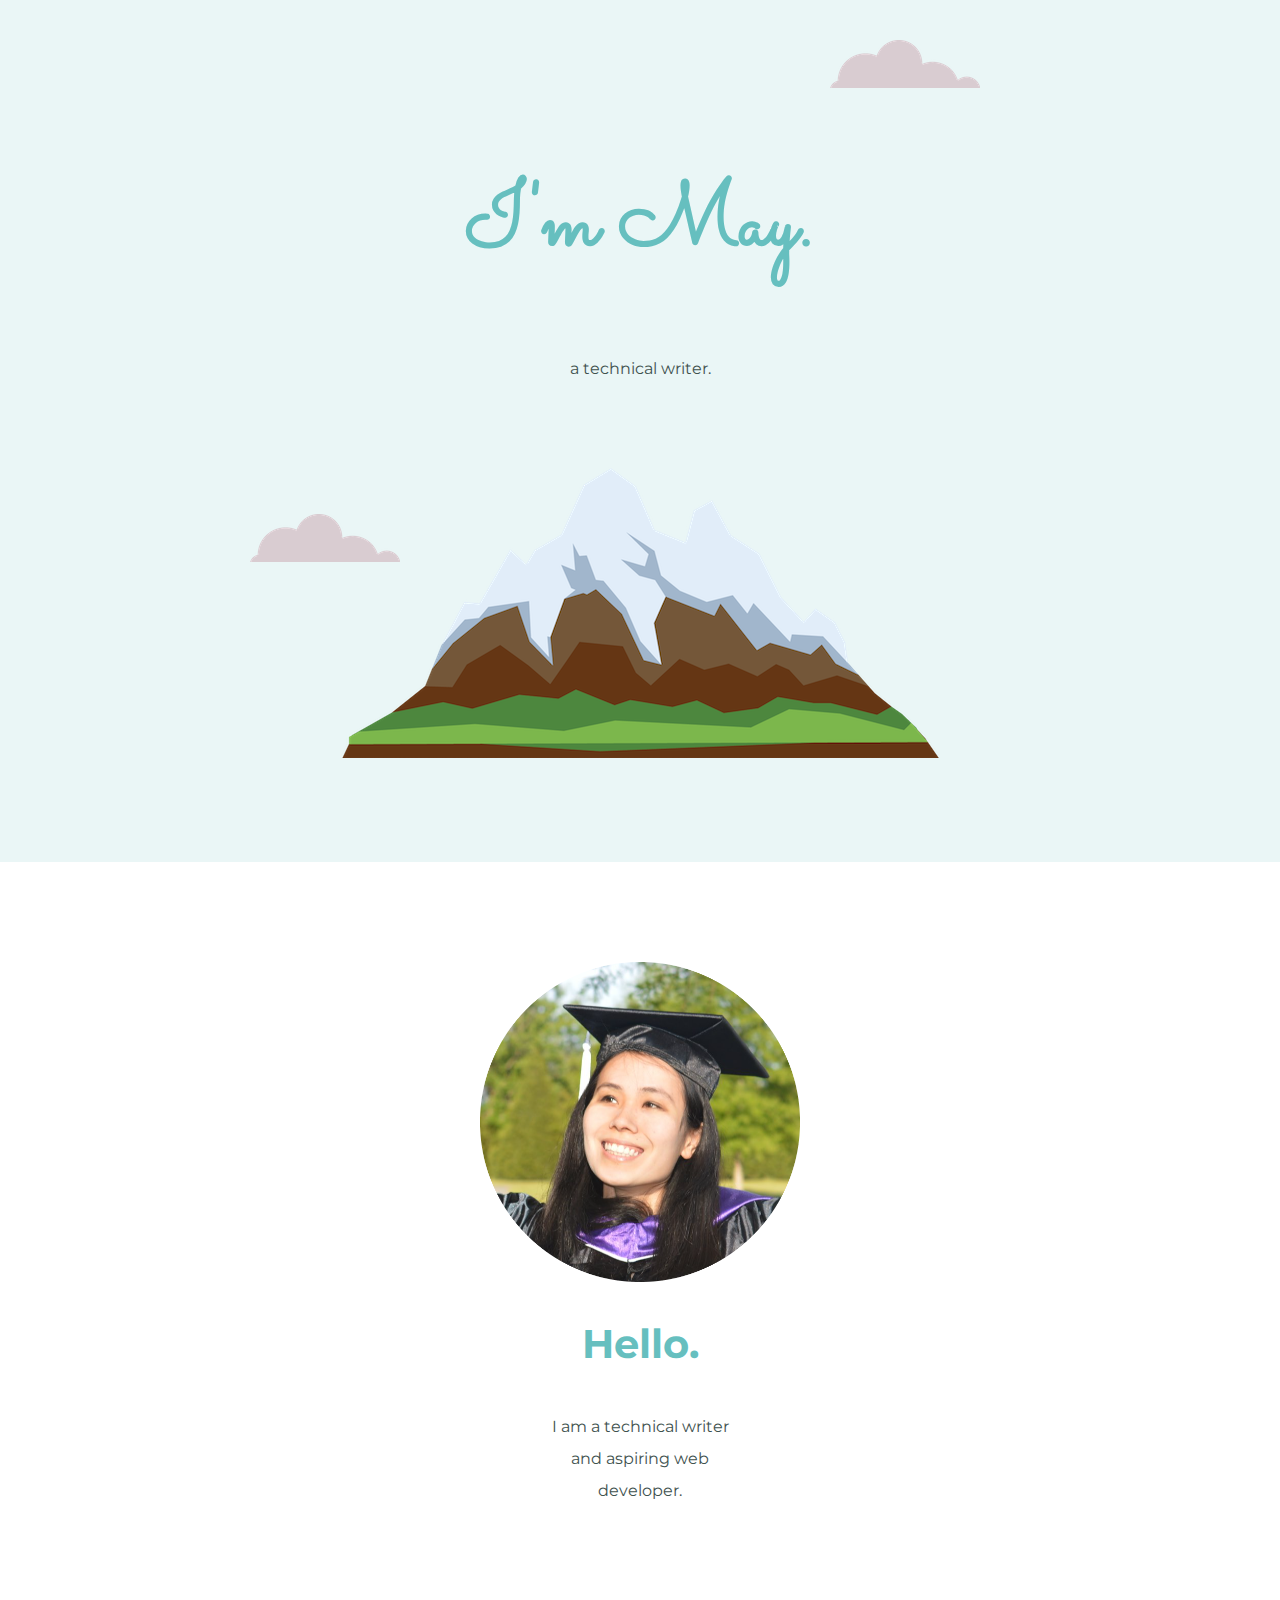
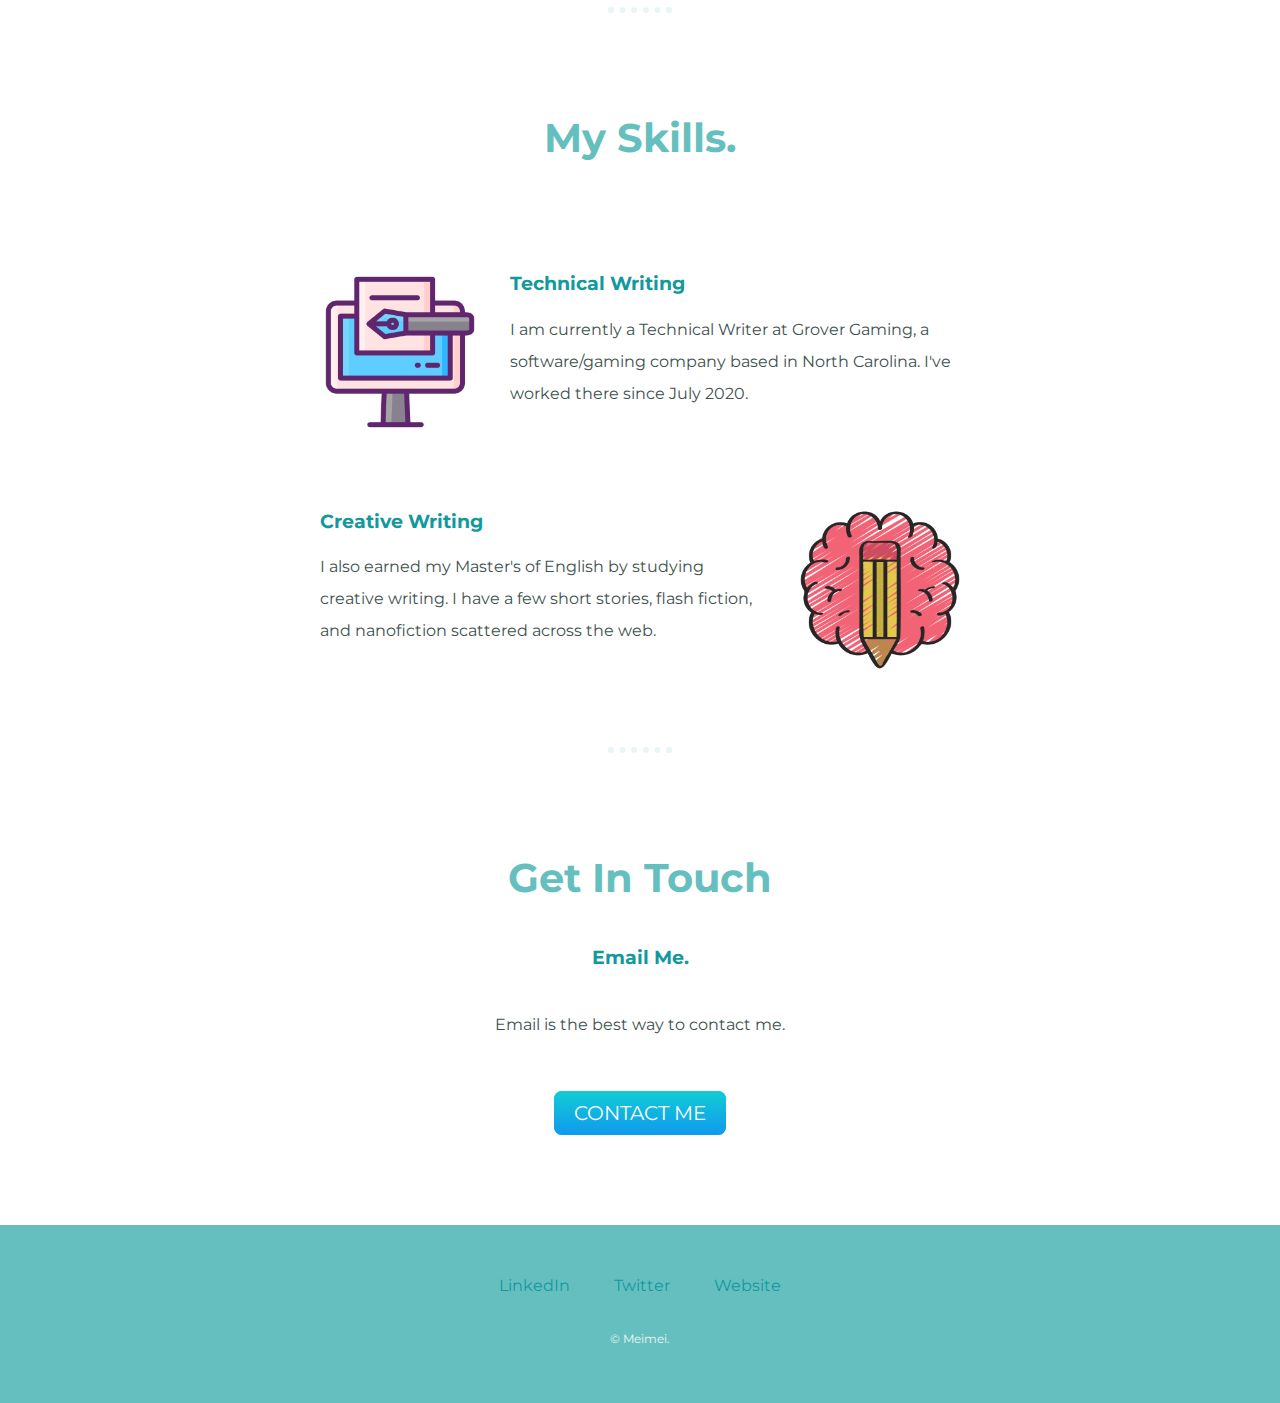
<file: index.html>
<!DOCTYPE html>
<html>

<head>
  <meta charset="utf-8">
  <title>💖 Mayee's Personal Site</title>
  <link rel = "stylesheet" href = "css/styles.css" />
  <link rel = "icon" href = "favicon.ico" />
  <link rel="preconnect" href="https://fonts.googleapis.com">
  <link rel="preconnect" href="https://fonts.gstatic.com" crossorigin>
  <link href="https://fonts.googleapis.com/css2?family=Merriweather&family=Montserrat&family=Sacramento&display=swap" rel="stylesheet">
</head>

<body>
  <div class = "top-container">
    <img class = "top-cloud" src = "images/cloud.png" alt = "cloud-img" />
    <h1>I'm May.</h1>
    <p>
      a technical writer.
    </p>
    <img class = "bottom-cloud" src = "images/cloud.png" alt = "cloud-img" />
    <img src = "images/mountain.png" alt = mountain-img />

  </div>
  <div class="middle-container">
    <div class="profile">
      <img class = "profile" src="images/mayee.png" alt="mayee profile pic">
      <h2>Hello.</h2>
      <p class = "intro">I am a technical writer and aspiring web developer.</p>
    </div>
    <hr>
    <div class="skills">
      <h2>My Skills.</h2>
      <div class="skill-row">
        <img class="writing" src="images/writing.png" alt="writing">
        <h3>Technical Writing</h3>
        <p>I am currently a Technical Writer at Grover Gaming, a software/gaming company based in North Carolina. I've worked there since July 2020.</p>
      </div>
      <div class="skill-row">
        <img class="creative-writing" src="images/creative-writing.png" alt="writing">
        <h3>Creative Writing</h3>
        <p>I also earned my Master's of English by studying creative writing. I have a few short stories, flash fiction, and nanofiction scattered across the web.</p>
      </div>
    </div>
    <hr>
    <div class="contact-me">
      <h2>Get In Touch</h2>
      <h3>Email Me.</h3>
      <p class = "contact-message">Email is the best way to contact me.</p>
      <a class="btn" href="mailto:mayeezhu@gmail.com">CONTACT ME</a>
    </div>
  </div>


  <div class="bottom-container">
    <a class="footer-link" href="https://linkedin.com/in/mayeezhu">LinkedIn</a>
    <a class="footer-link" href="https://twitter.com/mayeezhu">Twitter</a>
    <a class="footer-link" href="https://mayeezhu.github.io/cv/">Website</a>
    <p class = "copyright">© Meimei.</p>
  </div>
</body>

</html>
</file>
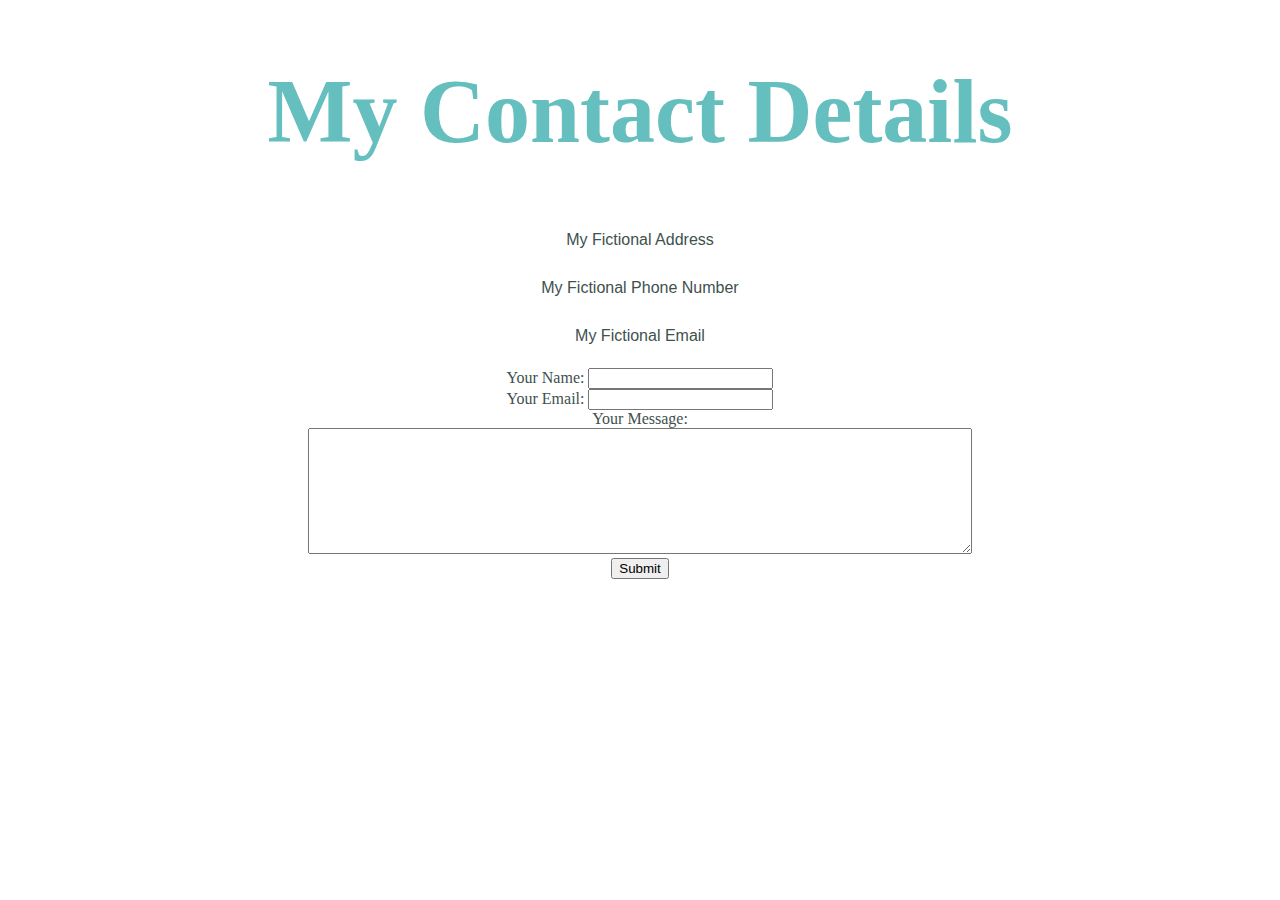
<file: contact-me.html>
<!DOCTYPE html>
<html lang="en" dir="ltr">
  <head>
    <meta charset="utf-8">
    <title>Contact Me</title>
    <link rel = "stylesheet" href = "css/styles.css" />
  </head>
  <body>
    <h1>My Contact Details</h1>
    <p>
      My Fictional Address
    </p>
    <p>
      My Fictional Phone Number
    </p>
    <p>
      My Fictional Email
    </p>
    <form class="" action="mailto:mayeezhu@gmail.com" method="post" enctype = "text/plain">
      <label>Your Name:</label>
      <input type = "text" name = "yourName" value = "" /><br />
      <label>Your Email:</label>
      <input type = "email" name = "yourEmail" value = "" /><br />
      <label>Your Message:</label><br />
      <textarea name = "yourMessage" rows = "8" cols = "80"></textarea><br />
      <input type = "submit" name = "" />
    </form>
  </body>
</html>
</file>
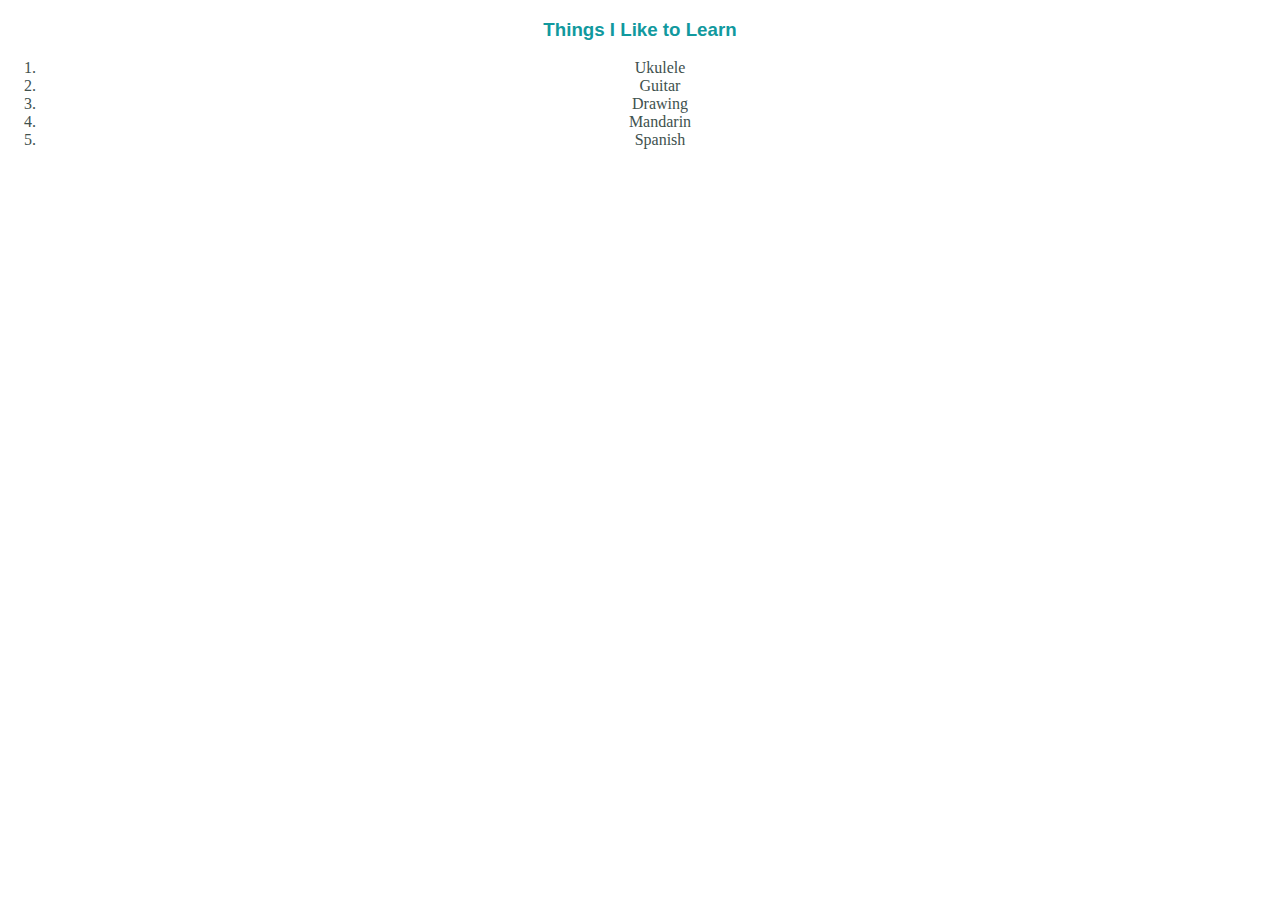
<file: hobbies.html>
<!DOCTYPE html>
<html lang="en" dir="ltr">
  <head>
    <meta charset="utf-8">
    <title>My Hobbies</title>
    <link rel = "stylesheet" href = "css/styles.css" />
  </head>
  <body>
    <h3>Things I Like to Learn</h3>
      <ol>
        <li>
          Ukulele
        </li>
        <li>
          Guitar
        </li>
        <li>
          Drawing
        </li>
        <li>
          Mandarin
        </li>
        <li>
          Spanish
        </li>
      </ol>
  </body>
</html>
</file>
<file: css/styles.css>
body {
  color: #40514E;
  margin: 0;
  text-align: center;
  font-family: "Merriweather", serif;
}

p {
  color: #40514E;
  line-height: 2;
  font-family: 'Montserrat', sans-serif;
}

h1 {
  margin-top: 50px auto 0 auto;
  font-family: 'Sacramento', cursive;
  font-size: 5.625rem;
  color: #66BFBF;
}

h2 {
  font-family: 'Montserrat', sans-serif;
  font-size: 2.5rem;
  color: #66BFBF;
  padding-bottom: 10px;
}

h3 {
  color: #11999E;
  font-family: 'Montserrat', sans-serif;
}

hr {
  border: dotted #EAF6F6 6px;
  border-bottom: none;
  margin: 100px auto;
  width: 4%;
}

a {
  color: #11999E;
  font-family: 'Montserrat', sans-serif;
  margin: 10px 20px;
  text-decoration: none;
}

a:hover {
  color: #EAF6F6;
}

.top-container {
  background-color: #EAF6F6;
  position: relative;
  padding: 100px;
}

.middle-container {
  margin: 100px 0;
}

.bottom-container {
  padding: 50px 0 20px;
  background-color: #66BFBF;
}

.top-cloud {
  position: absolute;
  right: 300px;
  top: 40px;
}

.bottom-cloud {
  position: absolute;
  left: 250px;
  bottom: 300px;
}

.profile {
  margin: auto;
  text-align: center;
}

.skill-row {
  width: 50%;
  margin: 100px auto;
  text-align: left;
}

.writing, .creative-writing {
  width: 25%;
}

.writing {
  margin-right: 30px;
  float: left;
}

.creative-writing {
  margin-left: 30px;
  float: right;
}

.profile {
  width: 50%;
}

.contact-message {
  width: 40%;
  margin: 40px auto 60px;
}

.copyright {
  color: #EAF6F6;
  font-size: 0.75rem;
  padding: 20px 0;
}

.intro {
  margin: auto;
  text-align: center;
  width: 30%;
}

.btn {
  background: #11CDD4;
  background-image: -webkit-linear-gradient(top, #11CDD4, #1199EE);
  background-image: -moz-linear-gradient(top, #11CDD4, #1199EE);
  background-image: -ms-linear-gradient(top, #11CDD4, #1199EE);
  background-image: -o-linear-gradient(top, #11CDD4, #1199EE);
  background-image: linear-gradient(to bottom, #11CDD4, #1199EE);
  -webkit-border-radius: 8;
  -moz-border-radius: 8;
  border-radius: 8px;
  font-family: 'Montserrat', sans-serif;
  color: #ffffff;
  font-size: 20px;
  padding: 10px 20px 10px 20px;
  text-decoration: none;
}

.btn:hover {
  background: #39E3CB;
  background-image: -webkit-linear-gradient(top, #39E3CB, #2BC4AD);
  background-image: -moz-linear-gradient(top, #39E3CB, #2BC4AD);
  background-image: -ms-linear-gradient(top, #39E3CB, #2BC4AD);
  background-image: -o-linear-gradient(top, #39E3CB, #2BC4AD);
  background-image: linear-gradient(to bottom, #39E3CB, #2BC4AD);
  text-decoration: none;
}
</file>
